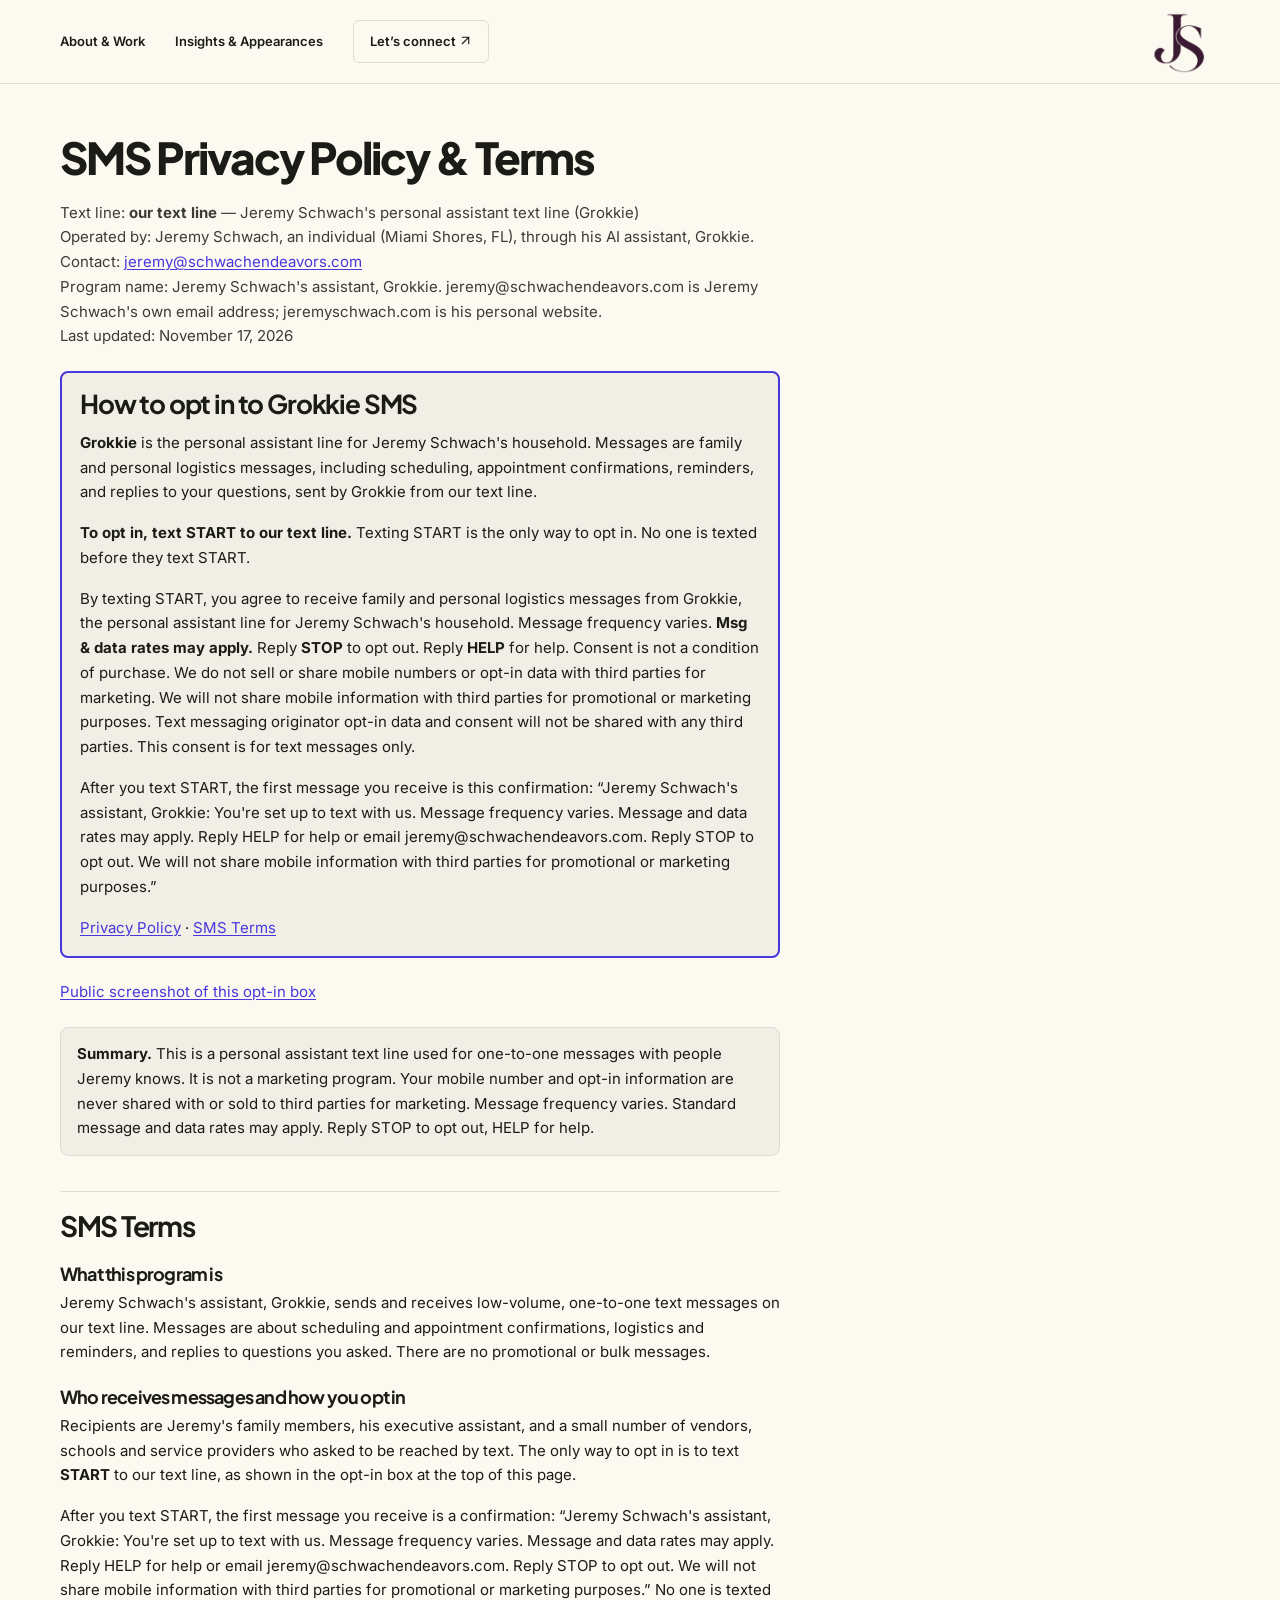
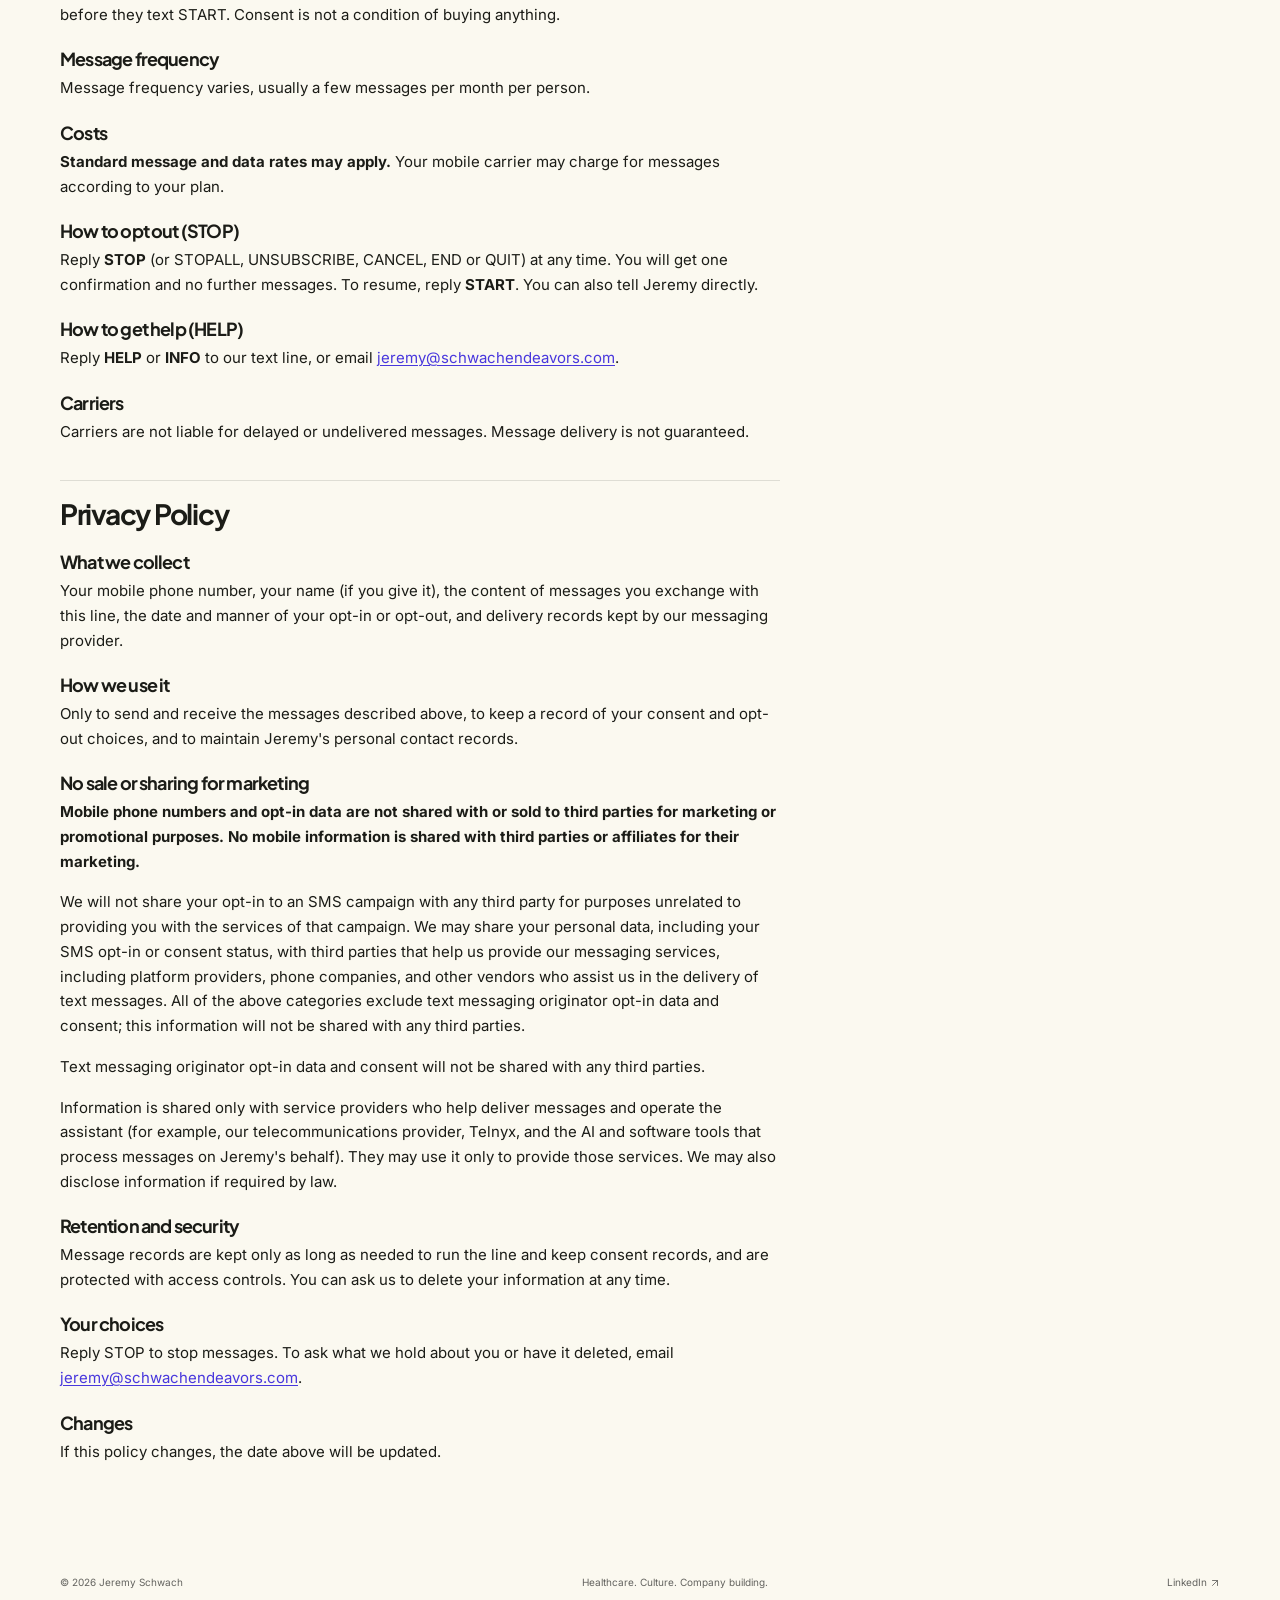
<file: sms/index.html>
<!doctype html>
<html lang="en">
<head>
<meta charset="utf-8">
<meta name="viewport" content="width=device-width, initial-scale=1">
<title>SMS Privacy Policy &amp; Terms | Jeremy Schwach</title>
<meta name="description" content="SMS privacy policy and terms for Jeremy Schwach’s personal assistant text line.">
<meta name="robots" content="index,follow">
<link rel="icon" type="image/svg+xml" href="../favicon.svg">
<link rel="apple-touch-icon" href="../images/JS-classic.png">
<link rel="preconnect" href="https://fonts.googleapis.com">
<link rel="preconnect" href="https://fonts.gstatic.com" crossorigin>
<link href="https://fonts.googleapis.com/css2?family=Plus+Jakarta+Sans:wght@400;500;600;700;800&family=Inter:wght@400;500;600;700&display=swap" rel="stylesheet">
<link rel="stylesheet" href="../assets/styles.css">
<link rel="canonical" href="https://jeremyschwach.com/sms/">
<style>
.legal { width:min(720px,calc(100% - 80px)); margin-left:max(40px,calc((100% - 1160px) / 2)); margin-right:auto; padding-block:48px 72px; }
.legal h1 { font-size:clamp(32px,4vw,44px); margin-bottom:18px; }
.legal h2 { font-size:clamp(22px,2.4vw,28px); margin-top:2.2rem; padding-top:1.1rem; border-top:1px solid var(--line); }
.legal h3 { font-size:18px; margin:1.35rem 0 .4rem; }
.legal .meta { color:#3b3c38; }
.legal a { color:var(--purple); text-decoration:underline; text-underline-offset:2px; }
.legal .box { background:var(--soft); border:1px solid var(--line); border-radius:8px; padding:14px 16px; margin:22px 0 8px; }
.legal .cta { background:var(--soft); border:2px solid var(--purple); border-radius:8px; padding:16px 18px; margin:22px 0; }
.legal .cta h2 { font-size:clamp(20px,2.2vw,26px); margin:0 0 12px; padding:0; border:0; }
.legal .cta p:last-child { margin-bottom:0; }
.legal ul { margin:0 0 16px; padding-left:1.25rem; }
.legal li { margin:0 0 8px; }
@media(max-width:700px) {
  .legal { width:calc(100% - 36px); margin-inline:auto; padding-block:32px 56px; }
  .legal h1 { font-size:32px; }
  .legal h3 { font-size:17px; }
}
</style>
</head>
<body>
<a class="skip" href="#main">Skip to content</a>
<header class="header">
<nav class="wrap nav" aria-label="Main navigation">
<a aria-label='Jeremy Schwach — home' class='wordmark' href='/'><img class="brand-monogram" src="../images/JS-classic.png" alt="JS monogram" width="60" height="51"></a>
<div class="nav-links">
<a href='/'>About &amp; Work</a>
<a href='/insights'>Insights &amp; Appearances</a>
<a class='nav-contact' href='/#contact'>Let’s connect <span aria-hidden="true"><svg class="arrow-icon" aria-hidden="true" viewBox="0 0 20 20" fill="none"><path d="M5 15 15 5M5 5h10v10" stroke="currentColor" stroke-width="1.7" stroke-linecap="round" stroke-linejoin="round"/></svg></span></a>
</div>
</nav>
</header>
<main id="main">
<article class="legal">
<h1>SMS Privacy Policy &amp; Terms</h1>
<p class="meta">Text line: <strong>our text line</strong> &mdash; Jeremy Schwach's personal assistant text line (Grokkie)<br>
Operated by: Jeremy Schwach, an individual (Miami Shores, FL), through his AI assistant, Grokkie.<br>
Contact: <a href="mailto:jeremy@schwachendeavors.com">jeremy@schwachendeavors.com</a><br>
Program name: Jeremy Schwach's assistant, Grokkie. jeremy@schwachendeavors.com is Jeremy Schwach's own email address; jeremyschwach.com is his personal website.<br>
Last updated: November 17, 2026</p>

<div class="cta" id="opt-in">
<h2>How to opt in to Grokkie SMS</h2>
<p><strong>Grokkie</strong> is the personal assistant line for Jeremy Schwach's household. Messages are family and personal logistics messages, including scheduling, appointment confirmations, reminders, and replies to your questions, sent by Grokkie from our text line.</p>
<p><strong>To opt in, text START to our text line.</strong> Texting START is the only way to opt in. No one is texted before they text START.</p>
<p>By texting START, you agree to receive family and personal logistics messages from Grokkie, the personal assistant line for Jeremy Schwach's household. Message frequency varies. <strong>Msg &amp; data rates may apply.</strong> Reply <strong>STOP</strong> to opt out. Reply <strong>HELP</strong> for help. Consent is not a condition of purchase. We do not sell or share mobile numbers or opt-in data with third parties for marketing. We will not share mobile information with third parties for promotional or marketing purposes. Text messaging originator opt-in data and consent will not be shared with any third parties. This consent is for text messages only.</p>
<p>After you text START, the first message you receive is this confirmation: &ldquo;Jeremy Schwach's assistant, Grokkie: You're set up to text with us. Message frequency varies. Message and data rates may apply. Reply HELP for help or email jeremy@schwachendeavors.com. Reply STOP to opt out. We will not share mobile information with third parties for promotional or marketing purposes.&rdquo;</p>
<p><a href="#privacy">Privacy Policy</a> · <a href="#terms">SMS Terms</a></p>
</div>
<p><a href="opt-in-screenshot.png">Public screenshot of this opt-in box</a></p>

<div class="box"><strong>Summary.</strong> This is a personal assistant text line used for one-to-one messages with people Jeremy knows. It is not a marketing program. Your mobile number and opt-in information are never shared with or sold to third parties for marketing. Message frequency varies. Standard message and data rates may apply. Reply STOP to opt out, HELP for help.</div>

<h2 id="terms">SMS Terms</h2>
<h3>What this program is</h3>
<p>Jeremy Schwach's assistant, Grokkie, sends and receives low-volume, one-to-one text messages on our text line. Messages are about scheduling and appointment confirmations, logistics and reminders, and replies to questions you asked. There are no promotional or bulk messages.</p>
<h3>Who receives messages and how you opt in</h3>
<p>Recipients are Jeremy's family members, his executive assistant, and a small number of vendors, schools and service providers who asked to be reached by text. The only way to opt in is to text <strong>START</strong> to our text line, as shown in the opt-in box at the top of this page.</p>
<p>After you text START, the first message you receive is a confirmation: &ldquo;Jeremy Schwach's assistant, Grokkie: You're set up to text with us. Message frequency varies. Message and data rates may apply. Reply HELP for help or email jeremy@schwachendeavors.com. Reply STOP to opt out. We will not share mobile information with third parties for promotional or marketing purposes.&rdquo; No one is texted before they text START. Consent is not a condition of buying anything.</p>
<h3>Message frequency</h3>
<p>Message frequency varies, usually a few messages per month per person.</p>
<h3>Costs</h3>
<p><strong>Standard message and data rates may apply.</strong> Your mobile carrier may charge for messages according to your plan.</p>
<h3>How to opt out (STOP)</h3>
<p>Reply <strong>STOP</strong> (or STOPALL, UNSUBSCRIBE, CANCEL, END or QUIT) at any time. You will get one confirmation and no further messages. To resume, reply <strong>START</strong>. You can also tell Jeremy directly.</p>
<h3>How to get help (HELP)</h3>
<p>Reply <strong>HELP</strong> or <strong>INFO</strong> to our text line, or email <a href="mailto:jeremy@schwachendeavors.com">jeremy@schwachendeavors.com</a>.</p>
<h3>Carriers</h3>
<p>Carriers are not liable for delayed or undelivered messages. Message delivery is not guaranteed.</p>

<h2 id="privacy">Privacy Policy</h2>
<h3>What we collect</h3>
<p>Your mobile phone number, your name (if you give it), the content of messages you exchange with this line, the date and manner of your opt-in or opt-out, and delivery records kept by our messaging provider.</p>
<h3>How we use it</h3>
<p>Only to send and receive the messages described above, to keep a record of your consent and opt-out choices, and to maintain Jeremy's personal contact records.</p>
<h3>No sale or sharing for marketing</h3>
<p><strong>Mobile phone numbers and opt-in data are not shared with or sold to third parties for marketing or promotional purposes. No mobile information is shared with third parties or affiliates for their marketing.</strong></p>
<p>We will not share your opt-in to an SMS campaign with any third party for purposes unrelated to providing you with the services of that campaign. We may share your personal data, including your SMS opt-in or consent status, with third parties that help us provide our messaging services, including platform providers, phone companies, and other vendors who assist us in the delivery of text messages. All of the above categories exclude text messaging originator opt-in data and consent; this information will not be shared with any third parties.</p>
<p>Text messaging originator opt-in data and consent will not be shared with any third parties.</p>
<p>Information is shared only with service providers who help deliver messages and operate the assistant (for example, our telecommunications provider, Telnyx, and the AI and software tools that process messages on Jeremy's behalf). They may use it only to provide those services. We may also disclose information if required by law.</p>
<h3>Retention and security</h3>
<p>Message records are kept only as long as needed to run the line and keep consent records, and are protected with access controls. You can ask us to delete your information at any time.</p>
<h3>Your choices</h3>
<p>Reply STOP to stop messages. To ask what we hold about you or have it deleted, email <a href="mailto:jeremy@schwachendeavors.com">jeremy@schwachendeavors.com</a>.</p>
<h3>Changes</h3>
<p>If this policy changes, the date above will be updated.</p>
</article>
</main>
<footer class="wrap footer">
<span>© 2026 Jeremy Schwach</span>
<span>Healthcare. Culture. Company building.</span>
<a href="https://linkedin.com/in/jeremy-schwach" target="_blank" rel="noopener noreferrer">LinkedIn <svg class="arrow-icon" aria-hidden="true" viewBox="0 0 20 20" fill="none"><path d="M5 15 15 5M5 5h10v10" stroke="currentColor" stroke-width="1.7" stroke-linecap="round" stroke-linejoin="round"/></svg></a>
</footer>
</body>
</html>
</file>
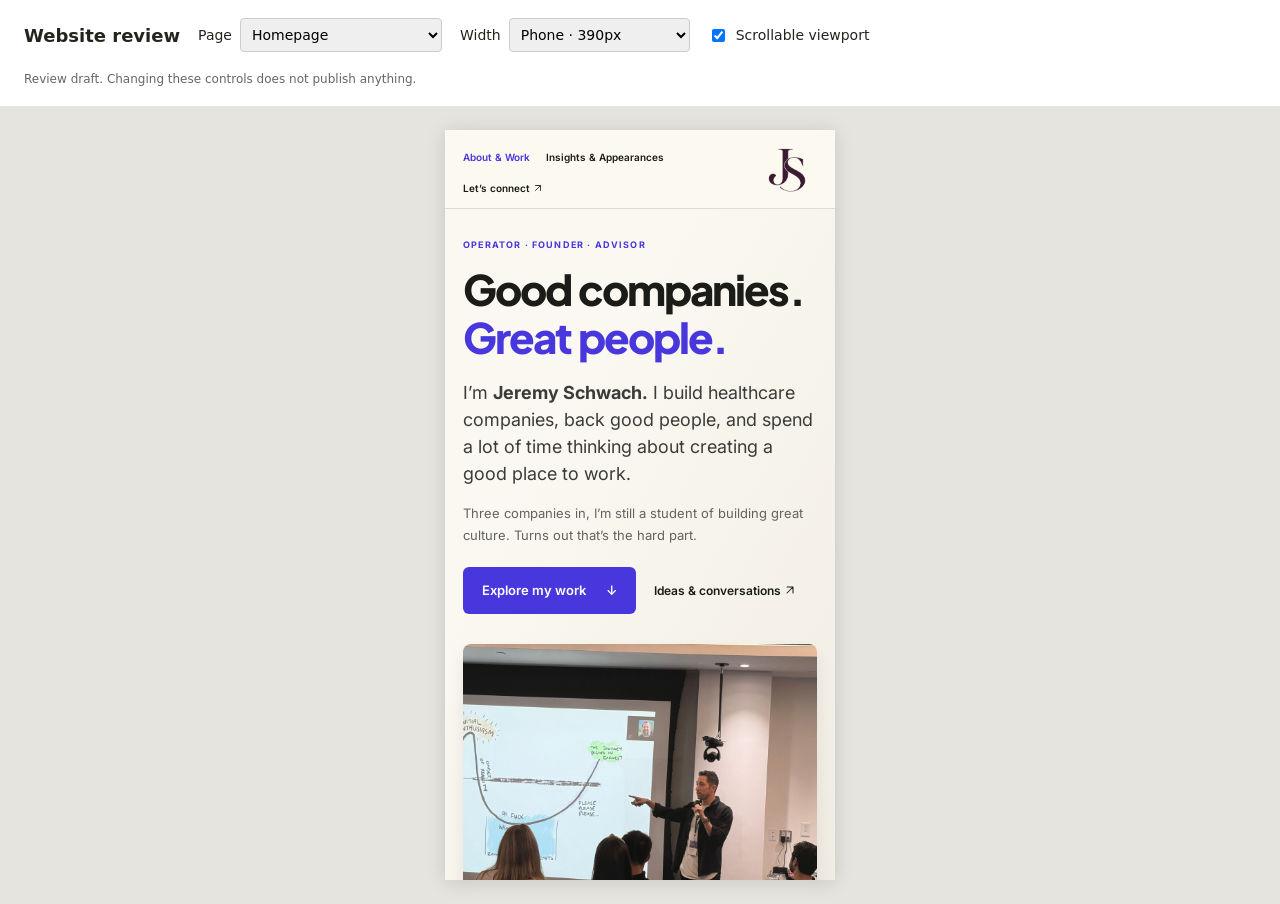
<file: docs/preview.html>
<!doctype html><html lang="en"><head><meta charset="utf-8"><meta name="viewport" content="width=device-width,initial-scale=1"><meta name="robots" content="noindex,nofollow"><title>Website review — Jeremy Schwach</title><style>body{margin:0;background:#e5e4de;color:#24241e;font:14px/1.5 system-ui}header{padding:18px 24px;background:#fff;display:flex;align-items:center;gap:18px;flex-wrap:wrap}h1{font-size:18px;margin:0}label{display:flex;align-items:center;gap:8px}select{font:inherit;padding:7px;border:1px solid #ccc;border-radius:4px}p{margin:0;color:#666;font-size:12px}.stage{padding:24px 12px;overflow:auto}iframe{display:block;width:390px;height:900px;border:0;margin:0 auto;background:#fbf9f0;box-shadow:0 2px 18px #0002}</style></head><body><header><h1>Website review</h1><label>Page <select id="page"><option value="../index.html">Homepage</option><option value="../insights.html">Insights &amp; Appearances</option></select></label><label>Width <select id="width"><option value="390">Phone · 390px</option><option value="320">Small phone · 320px</option><option value="768">Tablet · 768px</option><option value="1440">Desktop · 1440px</option></select></label><label><input id="viewport" type="checkbox" checked> Scrollable viewport</label><p>Review draft. Changing these controls does not publish anything.</p></header><div class="stage"><iframe id="preview" title="Responsive website preview" src="../index.html"></iframe></div><script src="preview.js"></script></body></html>
</file>
<file: assets/styles.css>
:root {
  --bg:#fbf9f0;
  --ink:#1b1c17;
  --muted:#63635f;
  --purple:#4837dd;
  --line:#deddd4;
  --soft:#f0eee5;
  --white:#fff;
  --cyan:#c7f4f0
}
* {
  box-sizing:border-box
}
html {
  scroll-behavior:smooth;
  scroll-padding-top:100px
}
body {
  margin:0;
  background:var(--bg);
  color:var(--ink);
  font:15px/1.65 Inter,Arial,sans-serif
}
h1,h2,h3,.wordmark {
  font-family:'Plus Jakarta Sans',Arial,sans-serif;
  line-height:1.15;
  letter-spacing:-.045em;
  margin:0
}
h1 {
  font-size:clamp(42px,4.6vw,65px);
  font-weight:800
}
h2 {
  font-size:clamp(29px,3vw,38px);
  font-weight:700
}
h3 {
  font-size:23px
}
p {
  margin:0 0 16px
}
a {
  color:inherit;
  text-decoration:none
}
button,input,textarea {
  font:inherit
}
button,a,input,textarea,summary {
  -webkit-tap-highlight-color:transparent
}
a:hover {
  color:var(--purple)
}
:focus-visible {
  outline:3px solid #6855f6;
  outline-offset:5px
}
button {
  cursor:pointer
}
img {
  max-width:100%;
  display:block
}
figure {
  margin:0
}
[hidden] {
  display:none!important
}
.wrap {
  width:min(1160px,calc(100% - 80px));
  margin-inline:auto
}
.header {
  position:sticky;
  top:0;
  background:rgba(251,249,240,.96);
  border-bottom:1px solid var(--line);
  z-index:20;
  backdrop-filter:blur(14px)
}
.nav {
  display:flex;
  align-items:center;
  justify-content:space-between;
  min-height:83px;
  gap:20px
}
.wordmark {
  font-size:21px;
  font-weight:800;
  white-space:nowrap
}
.wordmark span {
  color:var(--purple)
}
.nav-links {
  display:flex;
  gap:30px;
  align-items:center;
  font-size:13px;
  font-weight:600
}
.nav-links a {
  padding:10px 0
}
.nav-links [aria-current] {
  color:var(--purple)
}
.nav-links .nav-contact {
  border:1px solid var(--line);
  padding:10px 16px;
  border-radius:6px
}
.eyebrow {
  text-transform:uppercase;
  letter-spacing:.13em;
  font-size:10px;
  line-height:1.5;
  font-weight:700;
  color:var(--purple);
  margin-bottom:15px
}
.hero {
  display:grid;
  grid-template-columns:1.45fr 1fr;
  gap:68px;
  align-items:center;
  padding-top:44px;
  padding-bottom:36px
}
.hero h1 span,.media-intro h1 span {
  color:var(--purple)
}
.hero-sub {
  font-size:20px;
  line-height:1.5;
  max-width:530px;
  margin-top:22px;
  color:#3b3c38
}
.hero-note {
  max-width:480px;
  color:var(--muted);
  font-size:14px
}
.hero-actions {
  display:flex;
  align-items:center;
  gap:25px;
  margin-top:26px
}
.button {
  display:inline-flex;
  align-items:center;
  justify-content:center;
  gap:20px;
  background:var(--purple);
  color:#fff;
  border:0;
  border-radius:6px;
  padding:13px 19px;
  font-size:13px;
  font-weight:600;
  white-space:nowrap;
  min-height:46px
}
.button:hover {
  background:#3726bf;
  color:#fff
}
.button:disabled {
  opacity:.6;
  cursor:wait
}
.text-link {
  font-size:13px;
  font-weight:600
}
.portrait {
  position:relative
}
.portrait img {
  width:100%;
  height:395px;
  object-fit:cover;
  object-position:center 36%;
  border-radius:8px
}
.portrait figcaption {
  font-size:10px;
  letter-spacing:.06em;
  color:var(--muted);
  padding-top:9px
}
.stats {
  display:grid;
  grid-template-columns:repeat(3,1fr);
  border-block:1px solid var(--line);
  padding-block:21px
}
.stats div {
  display:flex;
  align-items:center;
  gap:15px;
  padding-inline:30px;
  border-right:1px solid var(--line)
}
.stats div:first-child {
  padding-left:0
}
.stats div:last-child {
  border:0
}
.stats strong {
  font-family:'Plus Jakarta Sans',Arial,sans-serif;
  font-size:34px;
  letter-spacing:-.05em;
  line-height:1.2
}
.stats span {
  font-size:12px;
  color:var(--muted)
}
.section {
  padding-block:48px
}
.about {
  display:grid;
  grid-template-columns:1fr 1.15fr;
  gap:80px
}
.about-copy {
  font-size:14px;
  color:var(--muted)
}
.about-copy p:last-child {
  margin-bottom:0
}
.work-section {
  background:var(--soft);
  border-block:1px solid var(--line)
}
.section-heading {
  display:flex;
  justify-content:space-between;
  align-items:end;
  gap:30px;
  margin-bottom:25px
}
.section-heading p:not(.eyebrow) {
  font-size:13px;
  color:var(--muted);
  margin:0
}
.section-heading .eyebrow {
  margin-bottom:8px
}
.work-grid {
  display:grid;
  grid-template-columns:1fr 1fr;
  gap:22px
}
.work-card {
  background:var(--bg);
  border:1px solid var(--line);
  border-radius:8px;
  overflow:hidden
}
.work-card>img {
  width:100%;
  height:205px;
  object-fit:cover
}
.work-body {
  padding:24px
}
.card-top {
  display:flex;
  align-items:center;
  justify-content:space-between;
  gap:12px;
  font-size:10px;
  color:var(--muted)
}
.card-top .eyebrow {
  margin:0
}
.tag {
  background:#e9e4ff;
  color:var(--purple);
  padding:3px 8px;
  border-radius:3px;
  font-size:10px;
  white-space:nowrap
}
.work-body h3 {
  margin:15px 0 12px
}
.work-body p {
  font-size:13px;
  color:var(--muted);
  line-height:1.7
}
.work-proof {
  border-top:1px solid var(--line);
  padding-top:14px;
  display:flex;
  flex-direction:column;
  gap:3px
}
.work-proof strong {
  font-size:16px
}
.work-proof span {
  font-size:11px;
  color:var(--muted)
}
.career {
  border-top:1px solid #d3d1c7;
  margin-top:25px;
  padding-top:20px
}
.career summary {
  cursor:pointer;
  font-weight:600;
  font-size:13px
}
.career summary span {
  margin-left:16px;
  font-weight:400;
  color:var(--muted);
  font-size:12px
}
.timeline {
  display:grid;
  grid-template-columns:1fr 1fr 1.4fr;
  gap:30px;
  padding-top:25px
}
.timeline span {
  color:var(--purple);
  font-size:11px
}
.timeline h3 {
  font-size:18px;
  margin:7px 0
}
.timeline p {
  font-size:12px;
  color:var(--muted);
  margin:0
}
.beyond-grid {
  display:grid;
  grid-template-columns:repeat(3,1fr);
  gap:20px
}
.beyond-card {
  border:1px solid var(--line);
  border-radius:7px;
  padding:23px
}
.card-number {
  font-size:10px;
  text-transform:uppercase;
  letter-spacing:.1em;
  color:var(--purple)
}
.beyond-card h3 {
  margin:17px 0 14px
}
.beyond-card p {
  font-size:12px;
  color:var(--muted)
}
.company-list {
  list-style:none;
  margin:20px 0 0;
  padding:0
}
.company-list li {
  border-top:1px solid var(--line);
  padding:10px 0;
  display:flex;
  flex-direction:column;
  gap:2px
}
.company-list li:last-child {
  padding-bottom:0
}
.company-list a {
  font-size:12px;
  font-weight:600
}
.company-list span {
  font-size:10px;
  color:var(--muted)
}
.speaking-card {
  background:var(--cyan);
  border-color:transparent;
  display:flex;
  flex-direction:column
}
.speaking-card img {
  height:115px;
  width:100%;
  object-fit:cover;
  border-radius:4px;
  margin:0 0 16px
}
.speaking-card .text-link {
  margin-top:auto
}
.latest {
  padding-top:0
}
.featured-strip {
  display:flex;
  align-items:center;
  gap:25px;
  border:1px solid var(--line);
  border-radius:7px;
  padding:24px
}
.featured-strip:hover {
  border-color:var(--purple)
}
.play {
  background:#e9e4ff;
  color:var(--purple);
  height:68px;
  width:68px;
  display:grid;
  place-items:center;
  border-radius:50%;
  flex-shrink:0;
  font-size:19px
}
.featured-strip .eyebrow {
  font-size:9px
}
.featured-strip h3 {
  font-size:22px;
  margin:7px 0
}
.featured-strip p {
  color:var(--muted);
  font-size:12px;
  margin:0
}
.strip-arrow {
  font-size:26px;
  margin-left:auto
}
.contact {
  background:#20211e;
  color:var(--bg)
}
.contact-grid {
  display:grid;
  grid-template-columns:1fr 1.1fr;
  gap:75px
}
.contact .eyebrow {
  color:#b4aafa
}
.contact h2 {
  font-size:36px;
  margin-bottom:17px
}
.contact p {
  max-width:380px;
  font-size:13px;
  color:#c0c1bb
}
.contact .text-link {
  color:#c5bcff
}
.form-row {
  display:grid;
  grid-template-columns:1fr 1fr;
  gap:15px
}
form label {
  font-size:11px;
  display:block;
  margin-bottom:12px
}
form label span {
  color:#bbb
}
form input,form textarea {
  display:block;
  width:100%;
  background:#2e2f2a;
  border:1px solid #565750;
  border-radius:4px;
  color:#fff;
  padding:9px 11px;
  margin-top:6px;
  resize:vertical
}
form textarea {
  min-height:80px
}
.form-bottom {
  display:flex;
  align-items:center;
  gap:16px
}
.form-bottom p {
  font-size:11px;
  margin:0;
  line-height:1.5
}
.footer {
  display:flex;
  justify-content:space-between;
  gap:20px;
  padding-block:22px;
  font-size:10px;
  color:var(--muted)
}
.footer-links {
  display:flex;
  align-items:center;
  justify-content:flex-end;
  gap:16px
}
.footer .footer-links a {
  margin-left:0
}
.media-intro {
  padding-block:49px 34px
}
.media-intro h1 {
  font-size:61px
}
.media-intro>p:last-child {
  color:var(--muted);
  margin:20px 0 0;
  font-size:15px
}
.media-section {
  padding-bottom:45px
}
.filter-bar {
  display:flex;
  align-items:center;
  justify-content:space-between;
  gap:20px;
  border-block:1px solid var(--line);
  padding-block:17px
}
.filters {
  display:flex;
  gap:6px;
  flex-wrap:wrap
}
.filters button {
  background:transparent;
  border:1px solid transparent;
  border-radius:5px;
  padding:9px 14px;
  min-height:40px;
  font-size:12px;
  color:var(--muted)
}
.filters button:hover {
  background:var(--soft)
}
.filters button[aria-pressed=true] {
  background:var(--ink);
  color:var(--bg)
}
.search-label input {
  background:transparent;
  border:1px solid var(--line);
  border-radius:5px;
  padding:10px 12px;
  width:215px;
  font-size:12px
}
.result-count {
  font-size:11px;
  color:var(--muted);
  margin:18px 0
}
.media-grid {
  display:grid;
  grid-template-columns:repeat(3,1fr);
  gap:20px
}
.media-card {
  border:1px solid var(--line);
  border-radius:7px;
  background:#fffdf7;
  padding:24px;
  display:flex;
  flex-direction:column;
  min-height:340px
}
.media-card:first-child {
  background:#e9e4ff;
  border-color:#d7cff5
}
.type-label {
  color:var(--purple);
  font-weight:700
}
.media-symbol {
  font-size:28px;
  line-height:1;
  color:var(--purple);
  font-weight:700;
  margin:28px 0 20px
}
.media-card h2 {
  font-size:22px;
  line-height:1.3;
  letter-spacing:-.035em;
  margin-bottom:14px
}
.media-card p {
  font-size:12px;
  color:var(--muted);
  margin-bottom:24px
}
.media-bottom {
  display:flex;
  justify-content:space-between;
  align-items:center;
  border-top:1px solid #d5d0df;
  padding-top:14px;
  margin-top:auto;
  font-size:10px;
  color:var(--muted)
}
.empty-state {
  text-align:center;
  padding:60px 20px;
  border:1px dashed var(--line);
  border-radius:8px
}
.empty-state h2 {
  font-size:26px;
  margin-bottom:12px
}
.empty-state p {
  color:var(--muted);
  font-size:14px
}
.media-cta {
  border-top:1px solid var(--line);
  padding-block:32px;
  display:flex;
  align-items:center;
  justify-content:space-between;
  gap:20px
}
.media-cta h2 {
  font-size:26px
}
.media-cta .eyebrow {
  margin-bottom:8px
}
.skip {
  position:fixed;
  left:12px;
  top:-100px;
  background:var(--purple);
  color:#fff;
  padding:12px;
  z-index:100
}
.skip:focus {
  top:12px
}
.sr-only {
  position:absolute;
  width:1px;
  height:1px;
  padding:0;
  margin:-1px;
  overflow:hidden;
  clip:rect(0,0,0,0);
  white-space:nowrap;
  border:0
}
@media(min-width:1450px) {
  .hero {
  gap:90px
}
.portrait img {
  height:420px
}

}
@media(max-width:1000px) {
  .wrap {
  width:calc(100% - 48px)
}
.hero {
  gap:35px
}
.hero h1 {
  font-size:47px
}
.nav-links {
  gap:18px
}
.portrait img {
  height:360px
}
.hero-actions {
  gap:15px;
  flex-wrap:wrap
}
.about {
  gap:35px
}
.beyond-card {
  padding:18px
}
.contact-grid {
  gap:35px
}
.media-grid {
  grid-template-columns:repeat(2,1fr)
}
.stats div {
  padding-inline:15px
}

}
@media(max-width:700px) {
  html {
  scroll-padding-top:110px
}
.wrap {
  width:calc(100% - 36px)
}
.nav {
  min-height:94px;
  flex-wrap:wrap;
  gap:0;
  padding-block:13px
}
.wordmark {
  font-size:20px
}
.nav-links {
  width:100%;
  gap:22px;
  font-size:11px;
  justify-content:space-between
}
.nav-links a {
  padding:7px 0 0
}
.nav-links .nav-contact {
  padding:7px 0 0;
  border:0;
  font-size:11px
}
.hero {
  grid-template-columns:1fr;
  gap:26px;
  padding-block:29px
}
.hero h1 {
  font-size:42px
}
.eyebrow {
  font-size:9px;
  margin-bottom:13px
}
.hero-sub {
  font-size:18px;
  margin-top:18px
}
.hero-note {
  font-size:13px;
  margin-bottom:0
}
.hero-actions {
  margin-top:21px;
  gap:18px
}
.hero-actions .text-link {
  font-size:12px
}
.portrait img {
  height:310px;
  object-position:center 34%
}
.portrait figcaption {
  font-size:9px
}
.stats {
  padding-block:18px
}
.stats div {
  flex-direction:column;
  align-items:start;
  gap:5px;
  padding-inline:12px
}
.stats strong {
  font-size:29px
}
.stats span {
  font-size:10px;
  line-height:1.45
}
.section {
  padding-block:32px
}
.about {
  grid-template-columns:1fr;
  gap:19px
}
.about h2 {
  font-size:28px
}
.about-copy {
  font-size:13px
}
.section-heading {
  display:block;
  margin-bottom:20px
}
.section-heading>p {
  margin-top:13px!important
}
.section-heading>.text-link {
  display:inline-block;
  margin-top:15px
}
.work-grid,.beyond-grid {
  grid-template-columns:1fr
}
.work-card>img {
  height:190px
}
.work-body {
  padding:20px
}
.work-body h3 {
  font-size:22px
}
.career summary span {
  display:block;
  margin-left:16px;
  margin-top:5px
}
.timeline {
  grid-template-columns:1fr;
  gap:19px
}
.beyond-card {
  padding:22px
}
.beyond-card p {
  font-size:13px
}
.speaking-card img {
  height:185px
}
.company-list li {
  flex-direction:row;
  justify-content:space-between;
  gap:10px
}
.company-list span {
  text-align:right
}
.latest {
  padding-top:0
}
.featured-strip {
  padding:20px;
  gap:15px
}
.play {
  width:43px;
  height:43px;
  font-size:14px
}
.featured-strip h3 {
  font-size:18px
}
.strip-arrow {
  display:none
}
.contact-grid {
  grid-template-columns:1fr;
  gap:26px
}
.contact h2 {
  font-size:31px
}
.footer {
  flex-wrap:wrap;
  gap:8px;
  font-size:10px
}
.footer>span:nth-child(2) {
  display:none
}
.footer > a, .footer-links {
  margin-left:auto
}
.footer-links {
  gap:16px
}
.media-intro {
  padding-block:31px 25px
}
.media-intro h1 {
  font-size:45px
}
.media-intro>p:last-child {
  font-size:13px
}
.media-intro br:last-child {
  display:none
}
.filter-bar {
  flex-direction:column;
  align-items:stretch;
  gap:13px
}
.filters {
  gap:3px;
  justify-content:space-between
}
.filters button {
  padding:7px 9px;
  font-size:11px
}
.search-label input {
  width:100%
}
.media-grid {
  grid-template-columns:1fr
}
.media-card {
  min-height:290px;
  padding:22px
}
.media-symbol {
  margin:22px 0 17px
}
.media-card h2 {
  font-size:23px
}
.media-cta {
  align-items:start;
  flex-direction:column
}
.media-cta h2 {
  font-size:25px
}
.media-section {
  padding-bottom:30px
}

}
@media(prefers-reduced-motion:reduce) {
  html {
  scroll-behavior:auto
}

}

/* Keep the compact navigation and large headings usable on narrow phones. */
@media (max-width: 380px) {
  .nav-links { gap: 10px; font-size: 10px; }
  .nav-links .nav-contact { font-size: 10px; }
  .hero h1 { font-size: 35px; }
  .media-intro h1 { font-size: 39px; }
  .hero-actions { gap: 12px; }
}
@media (max-width: 700px) {
  form input, form textarea, .search-label input { font-size: 16px; }
}
.arrow-icon { width: 1em; height: 1em; display: inline-block; vertical-align: -0.12em; flex-shrink: 0; }
.play:empty::before { content: ''; width: 0; height: 0; border-top: 8px solid transparent; border-bottom: 8px solid transparent; border-left: 12px solid currentColor; margin-left: 3px; }
.career-photo { width:100%; height:190px; object-fit:cover; border-radius:6px; margin-bottom:16px; }
.career-photo-northwell { object-position:50% 58%; }
.career-photo-madbus { object-position:50% 28%; }
.timeline { grid-template-columns:repeat(3,1fr); }
.work-body .card-top { align-items:flex-start; }
.work-body .card-top .eyebrow { max-width:75%; }
.company-logo { display:block; width:100%; height:32px; object-fit:contain; object-position:left center; margin-bottom:7px; }
.company-list a.company-brand { display:block; max-width:150px; }
.company-list a.company-brand .brand-name { color:var(--ink); font-size:11px; }
.media-image { width:calc(100% + 48px); max-width:none; height:185px; object-fit:cover; margin:-24px -24px 20px; border-radius:7px 7px 0 0; background:#eae8df; }
.media-image.contain { object-fit:contain; background:#fff; }
.media-card:has(.media-image) .media-symbol { display:none; }
.media-card .card-top { align-items:flex-start; margin-bottom:18px; }
.media-card .card-top>span:last-child { text-align:right; }
.media-card .media-bottom { gap:15px; }
@media(max-width:700px){ .timeline{grid-template-columns:1fr}.career-photo{height:230px}.company-list li{align-items:center}.company-list li>span{max-width:160px}.media-image{width:calc(100% + 44px);margin:-22px -22px 20px;height:190px}.company-logo{height:34px} }
/* Color and artwork distinguish writing, conversations and appearances. */
.media-intro { position:relative; }
.media-intro::after { content:''; position:absolute; width:240px; height:180px; right:25px; top:44px; border-radius:54% 46% 40% 60%; background:linear-gradient(140deg,#e9e4ff,#c7f4f0); z-index:-1; transform:rotate(-15deg); }
.media-card { background:#fffdf7; overflow:hidden; }
.media-card:first-child { background:#f0ecff; }
.media-card[data-type="speaking"] { background:#f0f8f5; border-color:#d5e5df; }
.media-card[data-type="writing"] { background:#fffaf1; border-color:#e8dfcd; }
.media-card[data-type="speaking"] .type-label { color:#226754; }
.media-card[data-type="writing"] .type-label { color:#8a5926; }
.media-art { position:relative; height:185px; margin:-24px -24px 20px; overflow:hidden; background:#ded7fa; }
.media-art .media-image { position:absolute; inset:0; width:100%; height:100%; margin:0; border-radius:0; object-fit:cover; }
.media-art .media-image.contain { object-fit:contain; }
.art-fallback { position:absolute; inset:0; padding:25px; display:flex; flex-direction:column; justify-content:space-between; background:linear-gradient(135deg,#ddd5ff,#b7caee); color:#33256e; }
.art-fallback>span { text-transform:uppercase; letter-spacing:.15em; font-size:10px; }
.art-fallback strong { font-family:'Plus Jakarta Sans',sans-serif; max-width:80%; font-size:24px; line-height:1.15; letter-spacing:-.04em; z-index:1; }
.art-fallback i { position:absolute; right:-25px; top:35px; width:150px; height:150px; border:26px solid #ffffff60; border-radius:50%; }
[data-type="writing"] .art-fallback { background:linear-gradient(135deg,#fae4c6,#e7cba7); color:#67441f; }
[data-type="speaking"] .art-fallback { background:linear-gradient(135deg,#c5e9dc,#93ccbe); color:#155b49; }
.appearance-note { color:var(--muted); font-size:10px; white-space:nowrap; }
@media(max-width:700px){ .media-art{margin:-22px -22px 20px;height:190px}.media-intro::after{width:150px;height:120px;right:0;top:50px;opacity:.55} }
.media-art .media-image { z-index: 2; }
.media-bottom .appearance-note { font-size:10px; color:var(--muted); }

.about h2 { font-size:clamp(25px,2.6vw,34px); line-height:1.2; }

/* Preserve the actual photos instead of cropping faces and the Mad-Bus sign. */
.career-photo-northwell, .career-photo-madbus { height:300px; object-fit:contain; object-position:center; background:#eae8df; }
.speaking-card { align-self:start; }
.speaking-card img { height:auto; object-fit:contain; }
.speaking-card .text-link { margin-top:0; }
/* The supplied square Andium asset has generous white margins around its wordmark. */
.company-brand .andium-logo-window { display:block; position:relative; width:140px; max-width:100%; height:32px; overflow:hidden; margin-bottom:7px; }
.company-logo.company-logo-andium { position:absolute; width:100%; max-width:none; height:auto; left:0; top:50%; transform:translateY(-50%); margin:0; }
.featured-thumbnail { width:200px; aspect-ratio:16/9; object-fit:contain; border-radius:5px; flex-shrink:0; background:#e9e4ff; }
@media(max-width:700px) {
  .career-photo-northwell, .career-photo-madbus { height:auto; max-height:460px; }
  .featured-strip { flex-wrap:wrap; }
  .featured-thumbnail { width:100%; }
}

.media-arrow-link { display:inline-flex; align-items:center; justify-content:center; width:44px; height:44px; flex-shrink:0; border-radius:50%; color:var(--purple); }
.media-arrow-link:hover { background:#e9e4ff; }
.media-arrow-link:focus-visible { outline:2px solid var(--purple); outline-offset:3px; }

/* A real conversation in place of the decorative header blob. */
.media-intro { display:grid; grid-template-columns:1fr 1fr; align-items:center; gap:40px; }
.media-intro::after { content:none; }
.insights-photo { margin:0; overflow:hidden; border-radius:36% 48% 32% 42% / 37% 32% 44% 39%; box-shadow:10px 12px 0 #e9e4ff; }
.insights-photo img { display:block; width:100%; height:auto; }
@media(max-width:700px) { .media-intro { grid-template-columns:1fr; gap:24px; }.insights-photo { width:min(100%,400px); margin:0 auto; } }

/* Equal photo frames; scroll-driven reveal has no timer or forced scrolling. */
.career .career-photo { height:300px; max-height:none; object-fit:contain; object-position:center; background:#eae8df; }
.career { overflow-anchor:none; }
.career .timeline { overflow:hidden; box-sizing:border-box; }

/* The early chapters advance right-to-left on desktop, top-to-bottom on phones. */
.career .timeline { position:relative; direction:rtl; padding-top:55px; perspective:1000px; }
.timeline::before { content:''; position:absolute; top:33px; right:0; left:0; height:2px; background:var(--purple); transform:scaleX(var(--track-progress,1)); transform-origin:right; }
.timeline::after { content:''; position:absolute; top:28px; left:2px; width:10px; height:10px; border-left:2px solid var(--purple); border-bottom:2px solid var(--purple); transform:rotate(45deg); opacity:var(--track-progress,1); }
.timeline article { direction:ltr; position:relative; transform-origin:center top; transform:translateY(calc((1 - var(--chapter-reveal,1)) * 65px)) rotateX(calc((1 - var(--chapter-reveal,1)) * -55deg)); opacity:var(--chapter-reveal,1); }
.timeline-date { display:block; position:relative; margin:0 0 16px; font-weight:600; }
.timeline-date::before { content:''; position:absolute; width:10px; height:10px; border:3px solid var(--purple); background:var(--paper,#fbf9f0); border-radius:50%; top:-29px; left:0; }
@media(max-width:700px) {
  .career .timeline { direction:ltr; padding-left:24px; padding-top:30px; }
  .timeline::before { top:30px; bottom:0; left:6px; right:auto; width:2px; height:auto; transform:scaleY(var(--track-progress,1)); transform-origin:top; }
  .timeline::after { top:auto; bottom:2px; left:2px; transform:rotate(-45deg); }
  .timeline-date::before { top:2px; left:-24px; width:8px; height:8px; border-width:2px; }
}
@media(prefers-reduced-motion:reduce) { .timeline article { transform:none; opacity:1; } }
@media(min-width:701px) { .timeline-date { text-align:center; }.timeline-date::before { left:calc(50% - 8px); } }

.media-intro-copy > .eyebrow { max-width:44ch; line-height:1.7; }

.wordmark { display:inline-flex; align-items:center; gap:8px; }
.wordmark .brand-fullname { color:var(--ink); }
.brand-monogram { width:60px; height:auto; display:block; flex-shrink:0; }
@media(max-width:700px) { .brand-monogram { width:52px; }.wordmark { gap:6px; } }

#contact { scroll-margin-top:100px; }
@media(max-width:700px) { #contact { scroll-margin-top:125px; } }

/* The chosen monogram anchors the upper-right; the introduction carries the full name. */
.wordmark { order:2; margin-left:auto; }
.nav-links { order:1; }
.brand-monogram { width:76px; }
@media(max-width:700px) {
 .nav { flex-wrap:nowrap; gap:12px; min-height:78px; padding-block:10px; }
 .nav-links { width:auto; flex:1; flex-wrap:wrap; justify-content:flex-start; gap:8px 16px; font-size:10px; }
 .nav-links .nav-contact { font-size:10px; }
 .brand-monogram { width:56px; }
 .wordmark { flex-shrink:0; }
}

.work-card > .bluetree-photo { height:auto; object-fit:contain; }

.media-intro-copy > .eyebrow { max-width:none; font-size:9px; letter-spacing:.08em; line-height:1.5; }
@media(min-width:1001px) { .media-intro-copy > .eyebrow { white-space:nowrap; } }

.stats { grid-template-columns:repeat(4,minmax(0,1fr)); }
.stats div { padding-inline:20px; gap:12px; }
.stats strong { white-space:nowrap; }
@media(max-width:1000px) { .stats div { flex-direction:column; align-items:flex-start; gap:5px; }.stats strong { font-size:30px; } }
@media(max-width:700px) { .stats { grid-template-columns:repeat(2,minmax(0,1fr)); gap:16px 0; }.stats div { padding-inline:14px; }.stats div:nth-child(odd) { padding-left:0; }.stats div:nth-child(even) { border-right:0; } }
/* Consistent company photo windows keep both card headings aligned. */
.work-card > img, .work-card > .bluetree-photo { width:100%; height:auto; aspect-ratio:16 / 9; object-fit:cover; object-position:center; }
.work-body .card-top { min-height:36px; }
.media-intro-copy > h1 { margin-bottom:20px; }
@media(max-width:700px) { .media-intro-copy > h1 { margin-bottom:18px; } }

.work-brand-logo { display:block; width:90px; max-width:100%; height:32px; object-fit:contain; object-position:right bottom; margin:0; filter:grayscale(1); opacity:.65; mix-blend-mode:multiply; grid-column:2; grid-row:1 / 3; align-self:end; justify-self:end; }

.work-brand-logo-bluetree { padding:0; background:transparent; border-radius:0; }

/* Company marks use the existing proof footer rather than a dedicated header row. */
.work-proof { display:grid; grid-template-columns:minmax(0,1fr) 90px; column-gap:16px; align-items:start; }
.work-proof > strong, .work-proof > span { grid-column:1; }

/* Keep the managed CAPTCHA readable and contained on narrow phones. */
#contact-form { min-width:0; }
#contact-form .g-recaptcha { margin-bottom:14px; }
@media(max-width:380px) {
  #contact-form .g-recaptcha { width:304px; transform:scale(.85); transform-origin:left top; margin-bottom:2px; }
}

/* A little more breathing room between chapters, with softer media cards. */
.section { padding-block:64px; }
.hero { padding-bottom:48px; }
.latest { padding-top:24px; }
.career { margin-top:34px; padding-top:26px; }
.media-intro { padding-top:60px; padding-bottom:48px; }
.media-section { padding-bottom:64px; }
.media-cta { padding-block:48px; }
.media-grid { gap:28px 24px; }
.media-card, .featured-strip {
  border-radius:20px;
  border-color:rgba(64,42,63,.13);
  box-shadow:0 4px 16px rgba(48,31,47,.035);
}
.media-card { overflow:hidden; }
.media-card .media-art { border-radius:19px 19px 0 0; }
.featured-strip .featured-thumbnail { border-radius:12px; }
@media(max-width:700px) {
  .section { padding-block:44px; }
  .hero { padding-bottom:40px; }
  .latest { padding-top:16px; }
  .career { margin-top:28px; padding-top:24px; }
  .media-intro { padding-top:40px; padding-bottom:36px; }
  .media-section { padding-bottom:44px; }
  .media-cta { padding-block:36px; }
  .media-grid { gap:24px; }
}

/* Full-width tonal chapters make each change of subject easy to see. */
.hero, .about, #advising, .latest, .media-intro, .media-section, .media-cta {
  position:relative;
  isolation:isolate;
}
.hero::before, .about::before, #advising::before, .latest::before,
.media-intro::before, .media-section::before, .media-cta::before {
  content:"";
  position:absolute;
  inset:0 calc((100% - 100vw) / 2);
  z-index:-1;
  pointer-events:none;
}
.hero::before { background:linear-gradient(120deg,#faf8f0 25%,#eee9df 100%); }
.about::before { background:linear-gradient(115deg,#f1ece3,#faf8f0 80%); }
.work-section { background:linear-gradient(145deg,#ede7dc,#f5f1e9 65%,#e9e3d8); }
#advising::before { background:linear-gradient(120deg,#faf8f1,#f0ebe2); }
.latest::before { background:linear-gradient(110deg,#eee9df,#f7f4ed); }
.contact { background:linear-gradient(120deg,#28212e,#43283f); }
.media-intro::before { background:linear-gradient(120deg,#faf8f0 15%,#ece6db); }
.media-section { padding-top:36px; }
.media-section::before { background:linear-gradient(160deg,#f8f5ee,#f1ede5 65%,#eae5db); }
.media-cta::before { background:linear-gradient(110deg,#e9e3d8,#f5f1e9); }
.latest { padding-top:48px; }
@media(min-width:701px) and (max-height:820px) {
  .section { padding-block:48px; }
  .hero { padding-block:36px; }
  .media-intro { padding-block:44px 36px; }
  .media-cta { padding-block:40px; }
}
@media(max-width:700px) {
  .latest { padding-top:40px; }
  .media-section { padding-top:28px; }
}

/* Full-bleed bands must not create horizontal scrolling beside the scrollbar. */
html, body { overflow-x:clip; }

/* Approved charcoal accents; cream cards retain their original readability. */
.work-section { background:linear-gradient(125deg,#2d3031,#414543); border-color:#454946; color:#faf8f0; }
.work-section .section-heading .eyebrow { color:#d9ceba; }
.work-section .section-heading p:not(.eyebrow), .work-section .career summary span, .work-section .timeline p { color:#deddd5; }
.work-section .work-card { color:var(--ink); }
.work-section .career { border-color:#6c706a; }
.work-section .timeline span { color:#e4d4ad; }
.media-intro::before { background:linear-gradient(125deg,#2d3031,#414543); }
.media-intro { color:#faf8f0; }
.media-intro p, .media-intro .eyebrow { color:#dfdbcf; }

.media-intro h1 span { color:#e2d4b7; }
.work-section .timeline { --purple:#d3bf90; }

.insights-photo { box-shadow:none; }

/* Laptop chapters: keep full photos and all copy, but use space more deliberately. */
.career-section { border-top:1px solid #6c706a; }
.career-section .career { margin:0; padding:0; border:0; }
@media(min-width:1001px) {
  .section { padding-block:28px; }
  .hero { padding-block:18px; }
  .stats { padding-block:15px; }
  .hero .hero-collage { max-width:430px; padding-top:10px; justify-self:end; }
  .section-heading { margin-bottom:20px; }
  .work-card { display:grid; grid-template-columns:minmax(0,1fr) 210px; gap:12px 20px; padding:22px; align-content:start; }
  .work-card > img, .work-card > .bluetree-photo { grid-column:2; grid-row:1 / 3; width:210px; height:auto; aspect-ratio:16/9; object-fit:contain; border-radius:6px; align-self:center; }
  .work-body { display:contents; }
  .work-body .card-top { grid-column:1; min-height:0; align-items:flex-start; flex-wrap:wrap; gap:5px; }
  .work-body .card-top .eyebrow { max-width:none; }
  .work-body h3 { grid-column:1; margin:0; font-size:24px; }
  .work-body > p, .work-proof { grid-column:1 / -1; margin:0; }
  .career .career-photo { height:250px; }
  .career-section { padding-block:24px; }
  #advising { padding-block:20px; }
  .beyond-card { padding:16px; }
  .beyond-card h3 { margin:10px 0; }
  .company-list { margin-top:14px; }
  .company-list li { display:grid; grid-template-columns:120px minmax(0,1fr); align-items:center; gap:12px; padding:6px 0; }
  .company-list li > span { text-align:right; }
  .company-logo { height:24px; margin-bottom:3px; }
  .company-brand .andium-logo-window { height:24px; margin-bottom:3px; }

  .speaking-card img { width:210px; max-width:100%; height:auto; align-self:center; margin-bottom:12px; }
  .latest { padding-top:32px; }
}

/* Keep the full Andium mark proportional when narrow flex rows shrink. */
.company-list a.company-brand:has(.andium-logo-window) { width:140px; max-width:100%; min-width:0; flex:0 1 140px; }
</file>
